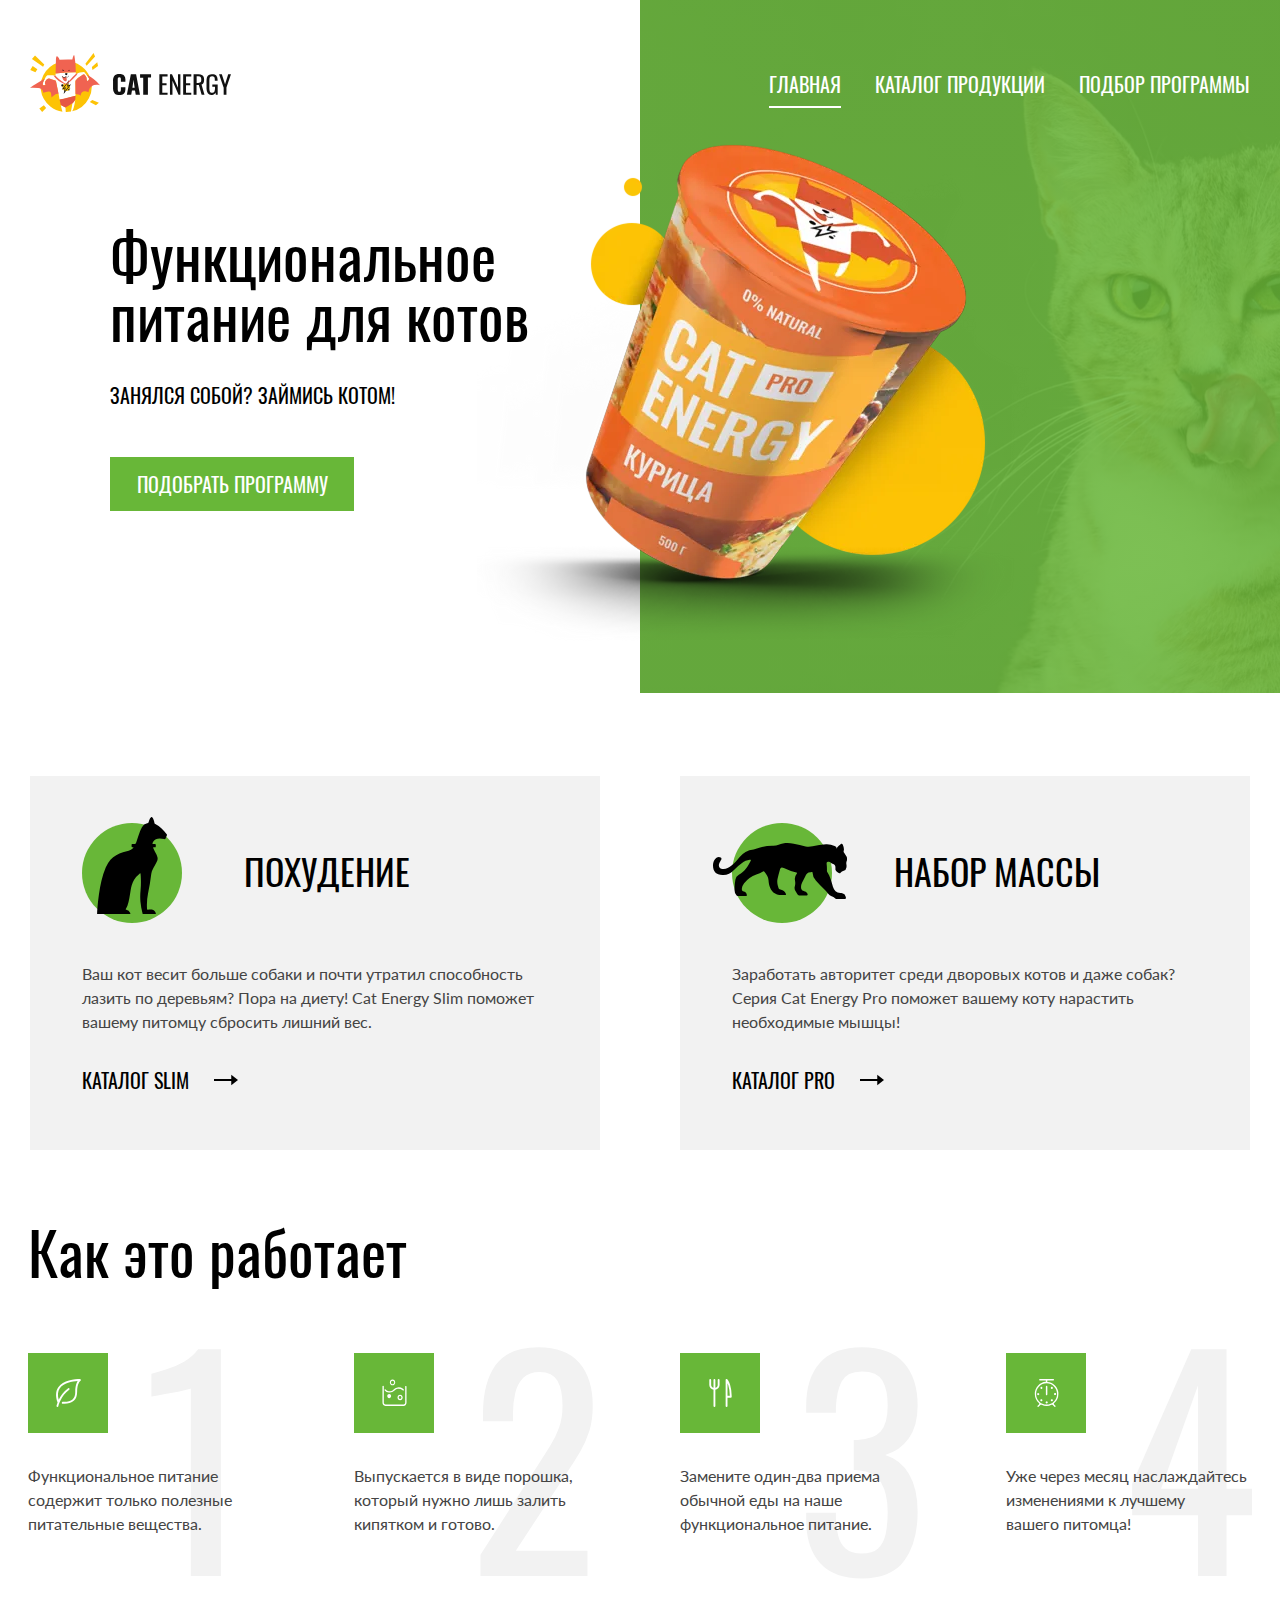
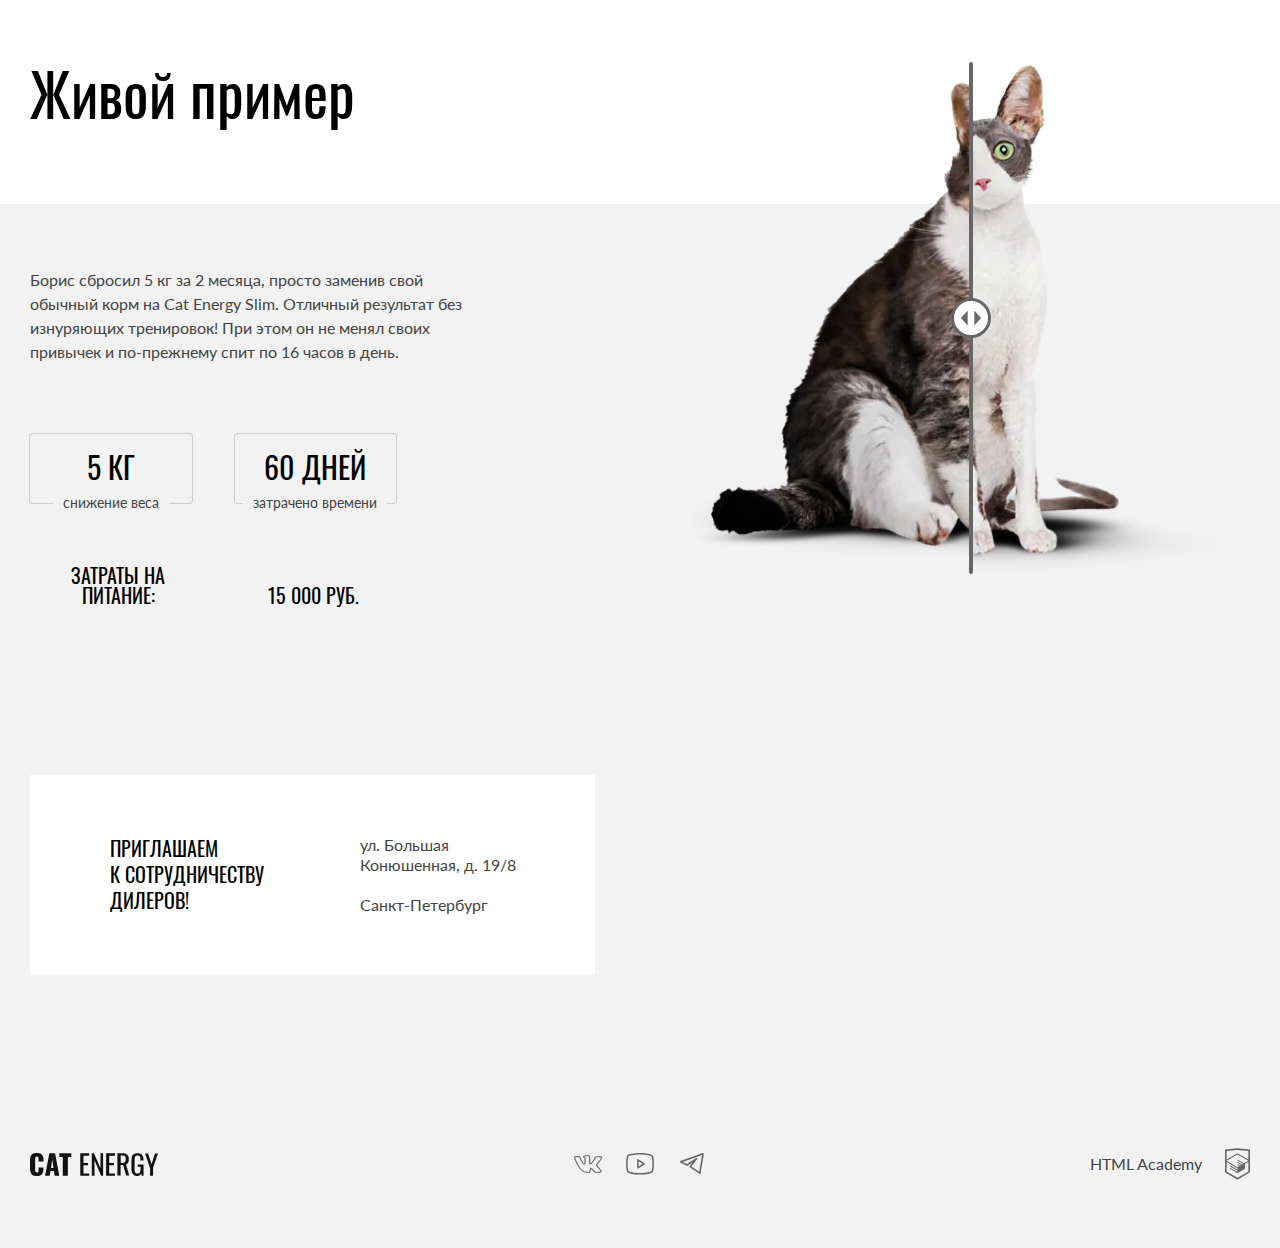
<file: index.html>
<!DOCTYPE html><html class="page" lang="ru"><head><meta charset="UTF-8"><title>Функциональное питание для котов Кэт Энерджи</title><meta name="viewport" content="width=device-width,initial-scale=1"><link rel="icon" href="favicon.ico"><link rel="icon" href="favicons/favicon.svg" type="image/svg+xml"><link rel="apple-touch-icon" href="favicons/apple_icon_180x180.png"><link rel="manifest" href="manifest.webmanifest"><link rel="stylesheet" href="styles/styles.css"><link rel="preload" href="fonts/lato/Lato-Regular.woff2" as="font" crossorigin="anonymous"><link rel="preload" href="fonts/oswald/oswaldregular.woff2" as="font" crossorigin="anonymous"><script src="scripts/index.js" defer="defer"></script></head><body class="page__body"><header class="header" data-test="header"><div class="header__wrapper"><div class="header__wrapper-logos"><a class="header__logo-image" href="index.html" aria-current="page"><picture><source media="(min-width: 1280px)" width="70" height="59" type="image/svg+xml" srcset="images/logo_image-desktop.svg"><source media="(min-width: 768px)" width="60" height="50" type="image/svg+xml" srcset="images/logo_image-tablet.svg"><img class="logo-image" src="images/logo_image-mobile.svg" width="33" height="38" alt="Логотип Кэт Энерджи, котик в костюме супергероя."></picture><img class="logo-text" src="images/logo_text-mobile.svg" width="101" height="18" alt="Текстовый логотип Кэт Энерджи."></a></div><nav class="navigation navigation--nojs"><button class="navigation__toggle" type="button"><span class="visually-hidden">Меню навигации</span></button><ul class="navigation__list navigation__list--index"><li class="navigation__item navigation__item--current"><a class="navigation__link" href="index.html" aria-current="page">Главная</a></li><li class="navigation__item"><a class="navigation__link" href="catalog.html">Каталог продукции</a></li><li class="navigation__item"><a class="navigation__link" href="#">Подбор программы</a></li></ul></nav></div><section class="product" data-test="hero"><div class="product__container"><div class="product__hero"><div class="product__wrapper-titles"><h1 class="product__title title title--light-version">Функциональное питание для&nbsp;котов</h1><p class="product__slogan">Занялся собой? Займись котом!</p></div><picture><source type="image/webp" media="(min-width: 1280px)" srcset="images/product_image-desktop@1x.webp, images/product_image-desktop@2x.webp 2x" width="552" height="499"><source type="image/webp" media="(min-width: 768px)" srcset="images/product_image-tablet@1x.webp, images/product_image-tablet@2x.webp 2x" width="709" height="609"><source type="image/webp" srcset="images/product_image-mobile@1x.webp, images/product_image-mobile@2x.webp 2x" width="280" height="270"><source media="(min-width: 1280px)" width="552" height="499" type="image/png" srcset="images/product_image-desktop@1x.png, images/product_image-desktop@2x.png 2x"><source media="(min-width: 768px)" width="709" height="609" type="image/png" srcset="images/product_image-tablet@1x.png, images/product_image-tablet@2x.png 2x"><img class="product__image" src="images/product_image-mobile@1x.png" srcset="images/product_image-mobile@2x.png 2x" alt="Баночка корма Кэт Энерджи со вкусом курицы." width="280" height="270" loading="lazy"></picture><a class="product__button button" href="#">Подобрать программу</a></div></div></section></header><main class="main-container"><section class="programs" data-test="programs"><h2 class="visually-hidden">Выбор программы питания</h2><ul class="programs__list"><li class="programs__item programs__item--slim"><h3 class="programs__title">Похудение</h3><p class="programs__description">Ваш кот весит больше собаки и почти утратил способность лазить по деревьям? Пора на диету! Cat Energy Slim поможет вашему питомцу сбросить лишний вес.</p><a class="programs__link" href="#">Каталог Slim</a></li><li class="programs__item programs__item--pro"><h3 class="programs__title">Набор массы</h3><p class="programs__description">Заработать авторитет среди дворовых котов и даже собак? Серия Cat Energy Pro поможет вашему коту нарастить необходимые мышцы!</p><a class="programs__link" href="#">Каталог Pro</a></li></ul></section><section class="guideline" data-test="features"><div class="guideline__container"><h2 class="guideline__title title">Как это работает</h2><ol class="guideline__list"><li class="guideline__item"><p class="guideline__description guideline__description--nutricion">Функциональное питание содержит только полезные питательные вещества.</p></li><li class="guideline__item"><p class="guideline__description guideline__description--powder">Выпускается в виде порошка, который нужно лишь залить кипятком и готово.</p></li><li class="guideline__item"><p class="guideline__description guideline__description--meal">Замените один-два приема обычной еды на наше функциональное питание.</p></li><li class="guideline__item"><p class="guideline__description guideline__description--changes">Уже через месяц наслаждайтесь изменениями к лучшему вашего&nbsp;питомца!</p></li></ol></div></section><section class="example" data-test="proof"><div class="example__container"><h2 class="example__title title">Живой пример</h2><p class="example__description">Борис сбросил 5&nbsp;кг за 2 месяца, просто заменив свой обычный корм на Cat Energy Slim. Отличный результат без изнуряющих тренировок! При этом он не менял своих привычек и по-прежнему спит по 16 часов в день.</p><div class="example__info-container"><dl class="example__stats"><div class="example__weight"><dt class="example__quantity">5&nbsp;кг</dt><dd class="example__content">снижение веса</dd></div><div class="example__days"><dt class="example__quantity">60 дней</dt><dd class="example__content">затрачено времени</dd></div></dl><p class="example__expenses"><span class="example__expenses-price">Затраты на питание:</span> <span class="example__expenses-price">15 000&nbsp;руб.</span></p></div><!-- Слайдер --><div class="example__slider slider"><picture><source type="image/webp" media="(min-width: 768px)" srcset="images/cat_fat-tablet@1x.webp, images/cat_fat-tablet@2x.webp 2x" width="560" height="512"><source type="image/webp" srcset="images/cat_fat-mobile@1x.webp, images/cat_fat-mobile@2x.webp 2x" width="280" height="256"><source media="(min-width: 768px)" type="image/png" srcset="images/cat_fat-tablet@1x.png, images/cat_fat-tablet@2x.png 2x" width="560" height="512"><img class="slider__cat slider__cat--fat" src="images/cat_fat-mobile@1x.png" srcset="images/cat_fat-mobile@2x.png 2x" alt="Сравнение кота до и после программы: до — толстый котик." width="280" height="256" loading="lazy"></picture><div class="slider__curtain"><button class="slider__button" type="button"><span class="visually-hidden">Сравнить фото котика до и после</span></button></div><picture><source type="image/webp" media="(min-width: 768px)" srcset="images/cat_slim-tablet@1x.webp, images/cat_slim-tablet@2x.webp 2x" width="560" height="512"><source type="image/webp" srcset="images/cat_slim-mobile@1x.webp, images/cat_slim-mobile@2x.webp 2x" width="280" height="256"><source media="(min-width: 768px)" type="image/png" srcset="images/cat_slim-tablet@1x.png, images/cat_slim-tablet@2x.png 2x" width="560" height="512"><img class="slider__cat slider__cat--slim" src="images/cat_slim-mobile@1x.png" srcset="images/cat_slim-mobile@2x.png 2x" alt="Сравнение кота до и после программы: после — стройный котик." width="280" height="256" loading="lazy"></picture></div></div></section></main><footer class="footer"><section class="footer__address" data-test="contacts"><h2 class="visually-hidden">Как нас найти</h2><div class="footer__address-container address-container"><p class="address-container__subtitle">Приглашаем к&nbsp;сотрудничеству дилеров!</p><address class="address-container__address"><p>ул. Большая Конюшенная, д. 19/8</p><p>Санкт-Петербург</p></address></div><iframe class="footer__address-map" src="https://yandex.ru/map-widget/v1/?um=constructor%3A66848ce0e5aceace666dfd85cb633a1aa9a64a6d6300bea1006ec971a5ddaec9&amp;source=constructor" width="320" height="362" loading="lazy"></iframe><picture><source type="image/webp" media="(min-width: 1280px)" srcset="images/map-desktop@1x.webp, images/map-desktop@2x.webp 2x" width="1440" height="400"><source type="image/webp" media="(min-width: 768px)" srcset="images/map-tablet@1x.webp, images/map-tablet@2x.webp 2x" width="768" height="400"><source type="image/webp" srcset="images/map-mobile@1x.webp, images/map-mobile@2x.webp 2x" width="320" height="362"><source media="(min-width: 1280px)" srcset="images/map-desktop@1x.png, images/map-desktop@2x.png 2x" type="image/png" width="1440" height="400"><source media="(min-width: 768px)" srcset="images/map-tablet@1x.png, images/map-tablet@2x.png 2x" type="image/png" width="768" height="400"><img class="footer__map-picture" src="images/map-mobile@1x.png" srcset="images/map-mobile@2x.png 2x" alt="Карта с адресом офиса." width="320" height="362" loading="lazy"></picture></section><div class="footer__container" data-test="footer"><a class="footer__link" href="index.html" aria-current="page"><img class="logo-text logo-text--footer" src="images/logo_text-mobile.svg" width="128" height="24" alt="Текстовый логотип Кэт Энерджи."></a><section class="footer__socials socials"><h2 class="visually-hidden">Мы в социальных сетях</h2><ul class="socials__list"><li class="socials__item"><a class="socials__link socials__link--vkontakte" href="https://vk.com/htmlacademy"><span class="visually-hidden">Вконтакте</span></a></li><li class="socials__item"><a class="socials__link socials__link--youtube" href="https://www.youtube.com/user/htmlacademyru"><span class="visually-hidden">Ютуб</span></a></li><li class="socials__item"><a class="socials__link socials__link--telegram" href="https://t.me/htmlacademy"><span class="visually-hidden">Телеграм</span></a></li></ul></section><a class="footer__developer developer-logo" href="https://htmlacademy.ru/intensive/adaptive"><span class="developer-logo__text">HTML Academy</span> <span class="visually-hidden">Логотип компании-разработчика</span></a></div></footer><script src="scripts/index.js"></script></body></html>
</file>
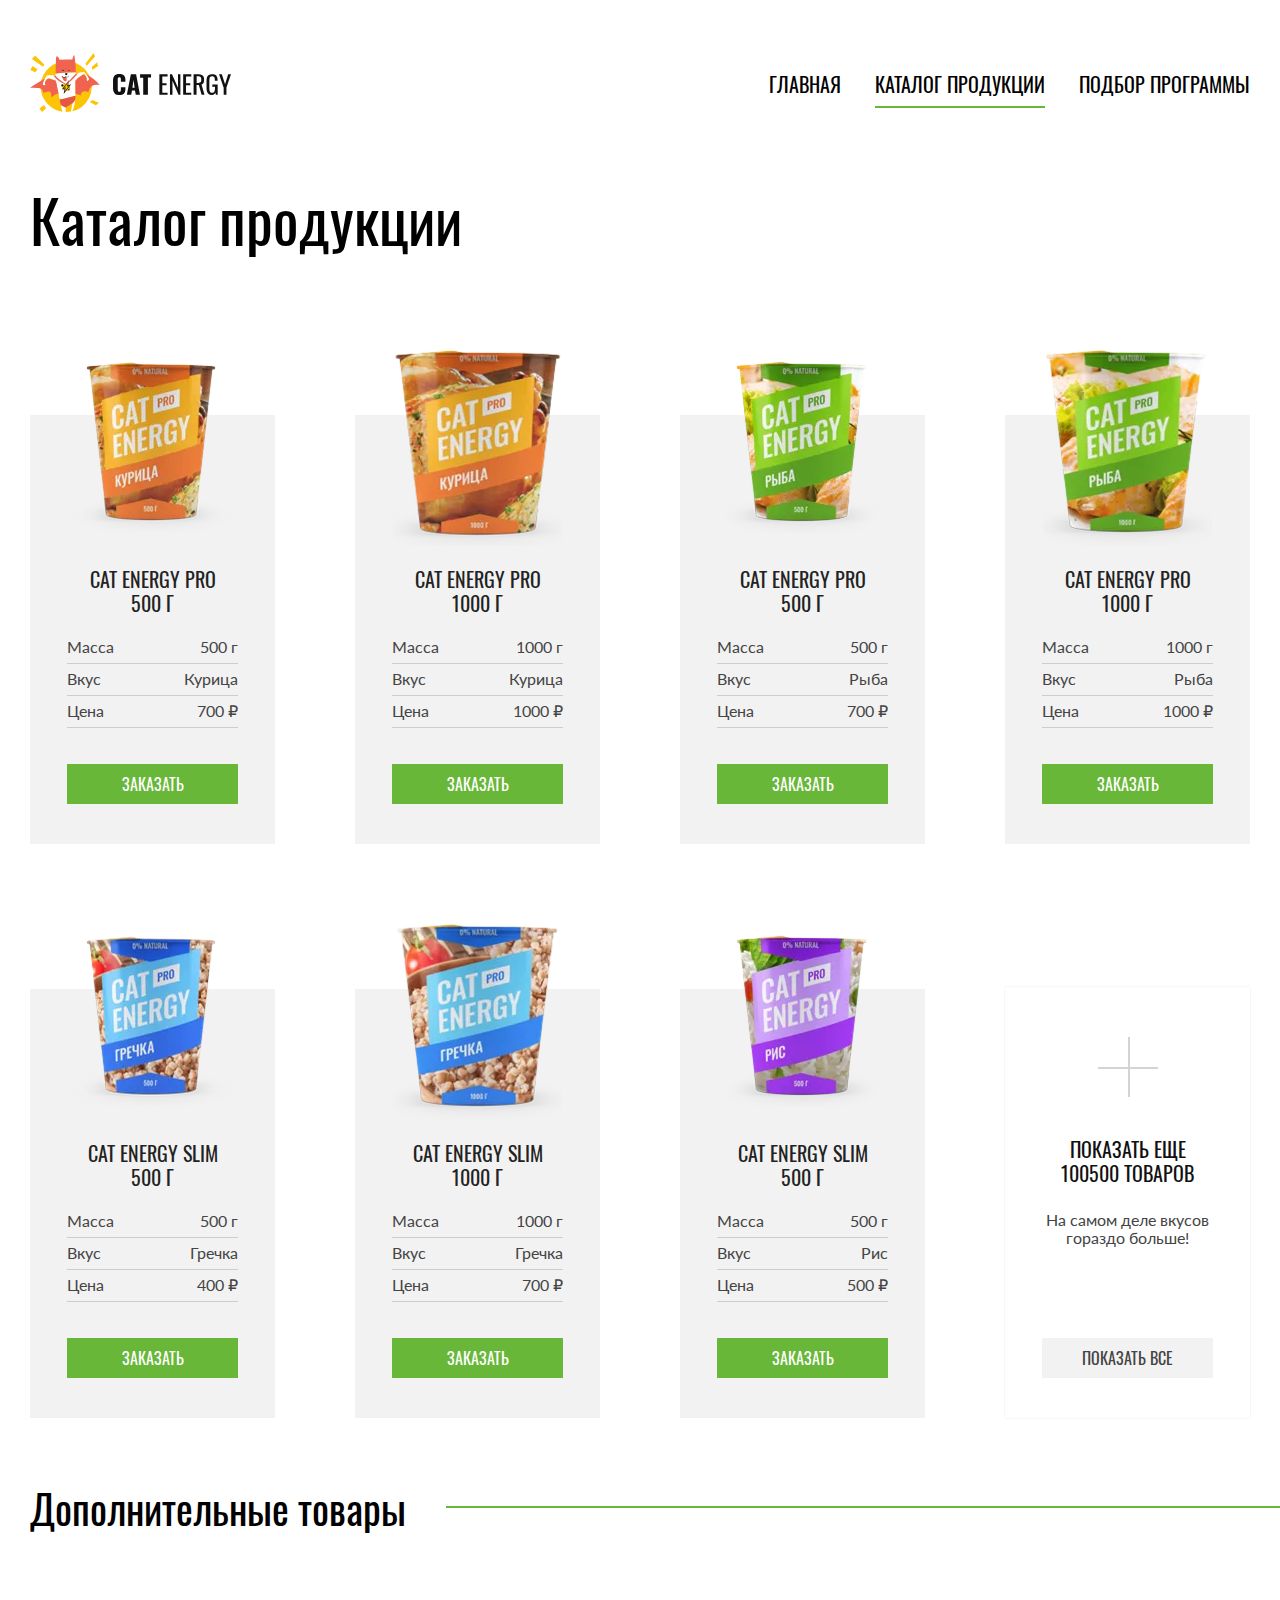
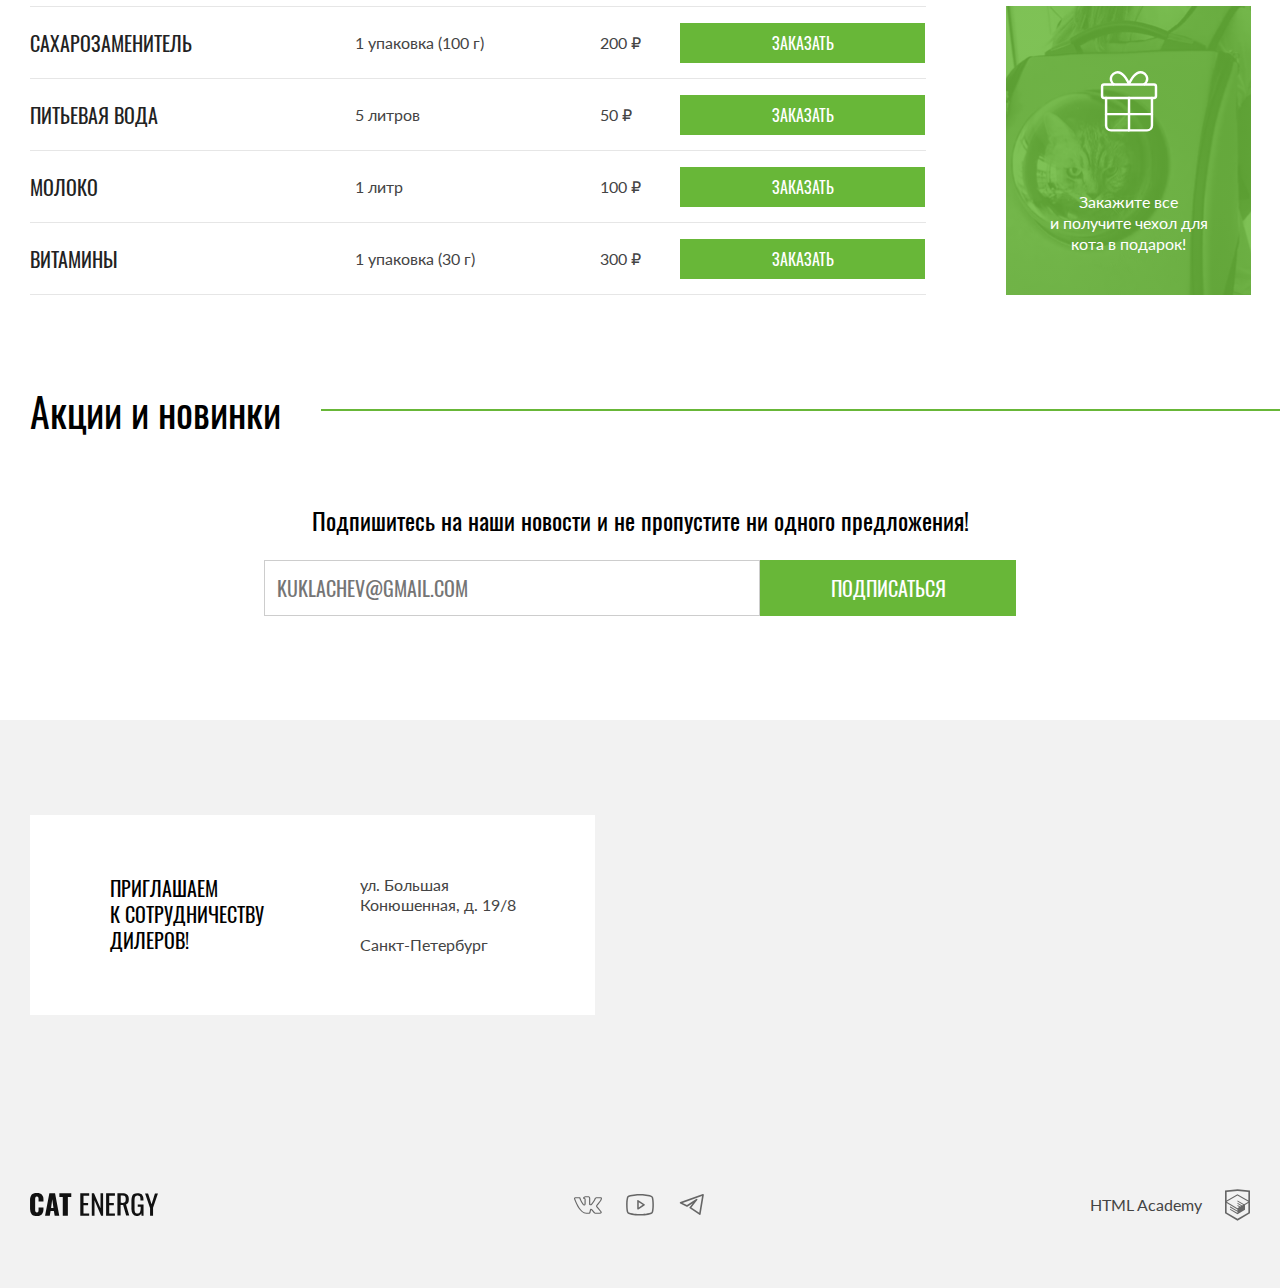
<file: catalog.html>
<!DOCTYPE html><html class="page" lang="ru"><head><meta charset="UTF-8"><title>Функциональное питание для котов Кэт Энерджи</title><meta name="viewport" content="width=device-width,initial-scale=1"><link rel="icon" href="favicon.ico"><link rel="icon" href="favicons/favicon.svg" type="image/svg+xml"><link rel="apple-touch-icon" href="favicons/apple_icon_180x180.png"><link rel="manifest" href="manifest.webmanifest"><link rel="stylesheet" href="styles/styles.css"><link rel="preload" href="fonts/lato/Lato-Regular.woff2" as="font" crossorigin="anonymous"><link rel="preload" href="fonts/oswald/oswaldregular.woff2" as="font" crossorigin="anonymous"><script src="scripts/index.js" defer="defer"></script></head><body class="page__body"><header class="header header--catalog" data-test="header"><div class="header__wrapper"><div class="header__wrapper-logos"><a class="header__logo-image" href="index.html"><picture><source media="(min-width: 1280px)" width="70" height="59" type="image/svg+xml" srcset="images/logo_image-desktop.svg"><source media="(min-width: 768px)" width="60" height="50" type="image/svg+xml" srcset="images/logo_image-tablet.svg"><img class="logo-image" src="images/logo_image-mobile.svg" width="33" height="38" alt="Логотип Кэт Энерджи, котик в костюме супергероя."></picture><img class="logo-text" src="images/logo_text-mobile.svg" width="101" height="18" alt="Текстовый логотип Кэт Энерджи."></a></div><nav class="navigation navigation--nojs"><button class="navigation__toggle" type="button"><span class="visually-hidden">Меню навигации</span></button><ul class="navigation__list navigation__list--catalog"><li class="navigation__item"><a class="navigation__link" href="index.html">Главная</a></li><li class="navigation__item navigation__item--current"><a class="navigation__link" href="catalog.html" aria-current="page">Каталог продукции</a></li><li class="navigation__item"><a class="navigation__link" href="#">Подбор программы</a></li></ul></nav></div></header><main class="catalog-container"><section class="catalog" data-test="catalog"><div class="catalog__wrapper"><h1 class="catalog__title title">Каталог продукции</h1><ul class="catalog__list"><li class="catalog__item card"><a class="card__link-image" href="#" tabindex="-1"><picture><source type="image/webp" media="(min-width: 1280px)" srcset="images/catalog/card_chicken-desktop@1x.webp, images/catalog/card_chicken-desktop@2x.webp 2x" width="169" height="210"><source type="image/webp" media="(min-width: 768px)" srcset="images/catalog/card_chicken-tablet@1x.webp, images/catalog/card_chicken-tablet@2x.webp 2x" width="200" height="210"><source type="image/webp" srcset="images/catalog/card_chicken-mobile@1x.webp, images/catalog/card_chicken-mobile@2x.webp 2x" width="140" height="107"><source type="image/png" media="(min-width: 1280px)" srcset="images/catalog/card_chicken-desktop@1x.png, images/catalog/card_chicken-desktop@2x.png 2x" width="169" height="210"><source type="image/png" media="(min-width: 768px)" srcset="images/catalog/card_chicken-tablet@1x.png, images/catalog/card_chicken-tablet@2x.png 2x" width="200" height="210"><img class="card__image" src="images/catalog/card_chicken-mobile@1x.png" srcset="images/catalog/card_chicken-mobile@2x.png 2x" alt="Cat Energy PRO 500 г" width="140" height="107" loading="lazy"></picture></a><div class="card__content"><a class="card__link-title" href="#" tabindex="-1"><h2 class="card__title">Cat Energy PRO 500&nbsp;г</h2></a><dl class="card__info"><dt class="card__info-content">Масса</dt><dd class="card__info-value">500&nbsp;г</dd></dl><dl class="card__info"><dt class="card__info-content">Вкус</dt><dd class="card__info-value">Курица</dd></dl><dl class="card__info"><dt class="card__info-content">Цена</dt><dd class="card__info-value">700&nbsp;₽</dd></dl></div><button class="card__button button" type="button">Заказать</button></li><li class="catalog__item card"><a class="card__link-image" href="#" tabindex="-1"><picture><source type="image/webp" media="(min-width: 1280px)" srcset="images/catalog/card_chicken_big-desktop@1x.webp, images/catalog/card_chicken_big-desktop@2x.webp 2x" width="169" height="210"><source type="image/webp" media="(min-width: 768px)" srcset="images/catalog/card_chicken_big-tablet@1x.webp, images/catalog/card_chicken_big-tablet@2x.webp 2x" width="200" height="210"><source type="image/webp" srcset="images/catalog/card_chicken_big-mobile@1x.webp, images/catalog/card_chicken_big-mobile@2x.webp 2x" width="140" height="107"><source type="image/png" media="(min-width: 1280px)" srcset="images/catalog/card_chicken_big-desktop@1x.png, images/catalog/card_chicken_big-desktop@2x.png 2x" width="169" height="210"><source type="image/png" media="(min-width: 768px)" srcset="images/catalog/card_chicken_big-tablet@1x.png, images/catalog/card_chicken_big-tablet@2x.png 2x" width="200" height="210"><img class="card__image" src="images/catalog/card_chicken_big-mobile@1x.png" srcset="images/catalog/card_chicken_big-mobile@2x.png 2x" alt="Cat Energy PRO 1000 г" width="140" height="107" loading="lazy"></picture></a><div class="card__content"><a class="card__link-title" href="#" tabindex="-1"><h2 class="card__title">Cat Energy PRO 1000&nbsp;г</h2></a><dl class="card__info"><dt class="card__info-content">Масса</dt><dd class="card__info-value">1000&nbsp;г</dd></dl><dl class="card__info"><dt class="card__info-content">Вкус</dt><dd class="card__info-value">Курица</dd></dl><dl class="card__info"><dt class="card__info-content">Цена</dt><dd class="card__info-value">1000&nbsp;₽</dd></dl></div><button class="card__button button" type="button">Заказать</button></li><li class="catalog__item card"><a class="card__link-image" href="#" tabindex="-1"><picture><source type="image/webp" media="(min-width: 1280px)" srcset="images/catalog/card_fish-desktop@1x.webp, images/catalog/card_fish-desktop@2x.webp 2x" width="169" height="210"><source type="image/webp" media="(min-width: 768px)" srcset="images/catalog/card_fish-tablet@1x.webp, images/catalog/card_fish-tablet@2x.webp 2x" width="200" height="210"><source type="image/webp" srcset="images/catalog/card_fish-mobile@1x.webp, images/catalog/card_fish-mobile@2x.webp 2x" width="140" height="107"><source type="image/png" media="(min-width: 1280px)" srcset="images/catalog/card_fish-desktop@1x.png, images/catalog/card_fish-desktop@2x.png 2x" width="169" height="210"><source type="image/png" media="(min-width: 768px)" srcset="images/catalog/card_fish-tablet@1x.png, images/catalog/card_fish-tablet@2x.png 2x" width="200" height="210"><img class="card__image" src="images/catalog/card_fish-mobile@1x.png" srcset="images/catalog/card_fish-mobile@2x.png 2x" alt="Cat Energy PRO 500 г" width="140" height="107" loading="lazy"></picture></a><div class="card__content"><a class="card__link-title" href="#" tabindex="-1"><h2 class="card__title">Cat Energy PRO 500&nbsp;г</h2></a><dl class="card__info"><dt class="card__info-content">Масса</dt><dd class="card__info-value">500&nbsp;г</dd></dl><dl class="card__info"><dt class="card__info-content">Вкус</dt><dd class="card__info-value">Рыба</dd></dl><dl class="card__info"><dt class="card__info-content">Цена</dt><dd class="card__info-value">700&nbsp;₽</dd></dl></div><button class="card__button button" type="button">Заказать</button></li><li class="catalog__item card"><a class="card__link-image" href="#" tabindex="-1"><picture><source type="image/webp" media="(min-width: 1280px)" srcset="images/catalog/card_fish_big-desktop@1x.webp, images/catalog/card_fish_big-desktop@2x.webp 2x" width="169" height="210"><source type="image/webp" media="(min-width: 768px)" srcset="images/catalog/card_fish_big-tablet@1x.webp, images/catalog/card_fish_big-tablet@2x.webp 2x" width="200" height="210"><source type="image/webp" srcset="images/catalog/card_fish_big-mobile@1x.webp, images/catalog/card_fish_big-mobile@2x.webp 2x" width="140" height="107"><source type="image/png" media="(min-width: 1280px)" srcset="images/catalog/card_fish_big-desktop@1x.png, images/catalog/card_fish_big-desktop@2x.png 2x" width="169" height="210"><source type="image/png" media="(min-width: 768px)" srcset="images/catalog/card_fish_big-tablet@1x.png, images/catalog/card_fish_big-tablet@2x.png 2x" width="200" height="210"><img class="card__image" src="images/catalog/card_fish_big-mobile@1x.png" srcset="images/catalog/card_fish_big-mobile@2x.png 2x" alt="Cat Energy PRO 1000 г" width="140" height="107" loading="lazy"></picture></a><div class="card__content"><a class="card__link-title" href="#" tabindex="-1"><h2 class="card__title">Cat Energy PRO 1000&nbsp;г</h2></a><dl class="card__info"><dt class="card__info-content">Масса</dt><dd class="card__info-value">1000&nbsp;г</dd></dl><dl class="card__info"><dt class="card__info-content">Вкус</dt><dd class="card__info-value">Рыба</dd></dl><dl class="card__info"><dt class="card__info-content">Цена</dt><dd class="card__info-value">1000&nbsp;₽</dd></dl></div><button class="card__button button" type="button">Заказать</button></li><li class="catalog__item card"><a class="card__link-image" href="#" tabindex="-1"><picture><source type="image/webp" media="(min-width: 1280px)" srcset="images/catalog/card_buckwheat-desktop@1x.webp, images/catalog/card_buckwheat-desktop@2x.webp 2x" width="169" height="210"><source type="image/webp" media="(min-width: 768px)" srcset="images/catalog/card_buckwheat-tablet@1x.webp, images/catalog/card_buckwheat-tablet@2x.webp 2x" width="200" height="210"><source type="image/webp" srcset="images/catalog/card_buckwheat-mobile@1x.webp, images/catalog/card_buckwheat-mobile@2x.webp 2x" width="140" height="107"><source type="image/png" media="(min-width: 1280px)" srcset="images/catalog/card_buckwheat-desktop@1x.png, images/catalog/card_buckwheat-desktop@2x.png 2x" width="169" height="210"><source type="image/png" media="(min-width: 768px)" srcset="images/catalog/card_buckwheat-tablet@1x.png, images/catalog/card_buckwheat-tablet@2x.png 2x" width="200" height="210"><img class="card__image" src="images/catalog/card_buckwheat-mobile@1x.png" srcset="images/catalog/card_buckwheat-mobile@2x.png 2x" alt="Cat Energy Slim 500 г" width="140" height="107" loading="lazy"></picture></a><div class="card__content"><a class="card__link-title" href="#" tabindex="-1"><h2 class="card__title">Cat Energy SLIM 500&nbsp;г</h2></a><dl class="card__info"><dt class="card__info-content">Масса</dt><dd class="card__info-value">500&nbsp;г</dd></dl><dl class="card__info"><dt class="card__info-content">Вкус</dt><dd class="card__info-value">Гречка</dd></dl><dl class="card__info"><dt class="card__info-content">Цена</dt><dd class="card__info-value">400&nbsp;₽</dd></dl></div><button class="card__button button" type="button">Заказать</button></li><li class="catalog__item card"><a class="card__link-image" href="#" tabindex="-1"><picture><source type="image/webp" media="(min-width: 1280px)" srcset="images/catalog/card_buckwheat_big-desktop@1x.webp, images/catalog/card_buckwheat_big-desktop@2x.webp 2x" width="169" height="210"><source type="image/webp" media="(min-width: 768px)" srcset="images/catalog/card_buckwheat_big-tablet@1x.webp, images/catalog/card_buckwheat_big-tablet@2x.webp 2x" width="200" height="210"><source type="image/webp" srcset="images/catalog/card_buckwheat_big-mobile@1x.webp, images/catalog/card_buckwheat_big-mobile@2x.webp 2x" width="140" height="107"><source type="image/png" media="(min-width: 1280px)" srcset="images/catalog/card_buckwheat_big-desktop@1x.png, images/catalog/card_buckwheat_big-desktop@2x.png 2x" width="169" height="210"><source type="image/png" media="(min-width: 768px)" srcset="images/catalog/card_buckwheat_big-tablet@1x.png, images/catalog/card_buckwheat_big-tablet@2x.png 2x" width="200" height="210"><img class="card__image" src="images/catalog/card_buckwheat_big-mobile@1x.png" srcset="images/catalog/card_buckwheat_big-mobile@2x.png 2x" alt="Cat Energy Slim 1000 г" width="140" height="107" loading="lazy"></picture></a><div class="card__content"><a class="card__link-title" href="#" tabindex="-1"><h2 class="card__title">Cat Energy SLIM 1000&nbsp;г</h2></a><dl class="card__info"><dt class="card__info-content">Масса</dt><dd class="card__info-value">1000&nbsp;г</dd></dl><dl class="card__info"><dt class="card__info-content">Вкус</dt><dd class="card__info-value">Гречка</dd></dl><dl class="card__info"><dt class="card__info-content">Цена</dt><dd class="card__info-value">700&nbsp;₽</dd></dl></div><button class="card__button button" type="button">Заказать</button></li><li class="catalog__item card"><a class="card__link-image" href="#" tabindex="-1"><picture><source type="image/webp" media="(min-width: 1280px)" srcset="images/catalog/card_rice-desktop@1x.webp, images/catalog/card_rice-desktop@2x.webp 2x" width="169" height="210"><source type="image/webp" media="(min-width: 768px)" srcset="images/catalog/card_rice-tablet@1x.webp, images/catalog/card_rice-tablet@2x.webp 2x" width="200" height="210"><source type="image/webp" srcset="images/catalog/card_rice-mobile@1x.webp, images/catalog/card_rice-mobile@2x.webp 2x" width="140" height="107"><source type="image/png" media="(min-width: 1280px)" srcset="images/catalog/card_rice-desktop@1x.png, images/catalog/card_rice-desktop@2x.png 2x" width="169" height="210"><source type="image/png" media="(min-width: 768px)" srcset="images/catalog/card_rice-tablet@1x.png, images/catalog/card_rice-tablet@2x.png 2x" width="200" height="210"><img class="card__image" src="images/catalog/card_rice-mobile@1x.png" srcset="images/catalog/card_rice-mobile@2x.png 2x" alt="Cat Energy Slim 500 г" width="140" height="107" loading="lazy"></picture></a><div class="card__content"><a class="card__link-title" href="#" tabindex="-1"><h2 class="card__title">Cat Energy SLIM 500&nbsp;г</h2></a><dl class="card__info"><dt class="card__info-content">Масса</dt><dd class="card__info-value">500&nbsp;г</dd></dl><dl class="card__info"><dt class="card__info-content">Вкус</dt><dd class="card__info-value">Рис</dd></dl><dl class="card__info"><dt class="card__info-content">Цена</dt><dd class="card__info-value">500&nbsp;₽</dd></dl></div><button class="card__button button" type="button">Заказать</button></li><li class="catalog__item card card-more"><div class="card-more__wrapper"><a class="card__link-title" href="#" tabindex="-1"><h2 class="card-more__title">Показать еще 100500 товаров</h2></a><p class="card-more__subtitle">На самом деле вкусов гораздо больше!</p></div><button class="card-more__button button button--secondary" type="button">Показать все</button></li></ul></div><div class="catalog__additions additions" data-test="additional"><h2 class="additions__title title title--small">Дополнительные товары</h2><ul class="additions__list"><li class="additions__item"><h3 class="additions__subtitle">Сахарозаменитель</h3><dl class="additions__info"><dt class="visually-hidden">Объем/вес</dt><dd class="additions__info-value">1 упаковка (100&nbsp;г)</dd><dt class="visually-hidden">Цена</dt><dd class="additions__info-price">200&nbsp;₽</dd></dl><button class="additions__button button" type="button">Заказать</button></li><li class="additions__item"><h3 class="additions__subtitle">Питьевая вода</h3><dl class="additions__info"><dt class="visually-hidden">Объем/вес</dt><dd class="additions__info-value">5 литров</dd><dt class="visually-hidden">Цена</dt><dd class="additions__info-price">50&nbsp;₽</dd></dl><button class="additions__button button" type="button">Заказать</button></li><li class="additions__item"><h3 class="additions__subtitle">Молоко</h3><dl class="additions__info"><dt class="visually-hidden">Объем/вес</dt><dd class="additions__info-value">1 литр</dd><dt class="visually-hidden">Цена</dt><dd class="additions__info-price">100&nbsp;₽</dd></dl><button class="additions__button button" type="button">Заказать</button></li><li class="additions__item"><h3 class="additions__subtitle">Витамины</h3><dl class="additions__info"><dt class="visually-hidden">Объем/вес</dt><dd class="additions__info-value">1 упаковка (30 г)</dd><dt class="visually-hidden">Цена</dt><dd class="additions__info-price">300&nbsp;₽</dd></dl><button class="additions__button button" type="button">Заказать</button></li></ul><div class="additions__gift gift"><p class="gift__subtitle">Закажите все и&nbsp;получите чехол для кота в подарок!</p></div></div></section><section class="subscribe" data-test="subscribe"><div class="subscribe__wrapper"><h2 class="subscribe__title title title--small">Акции и новинки</h2><b class="subscribe__subtitle">Подпишитесь на наши новости и не пропустите ни одного предложения!</b><form class="subscribe__form form" action="https://echo.htmlacademy.ru" method="post"><label class="visually-hidden" for="subscribe-email"></label> <input class="form__input" type="email" name="email-subscriber" id="subscribe-email" placeholder="kuklachev@gmail.com" required> <button class="form__button button" type="submit">Подписаться</button></form></div></section></main><footer class="footer"><section class="footer__address footer__address--catalog" data-test="contacts"><h2 class="visually-hidden">Как нас найти</h2><div class="footer__address-container address-container"><p class="address-container__subtitle">Приглашаем к&nbsp;сотрудничеству дилеров!</p><address class="address-container__address"><p>ул. Большая Конюшенная, д. 19/8</p><p>Санкт-Петербург</p></address></div><iframe class="footer__address-map" src="https://yandex.ru/map-widget/v1/?um=constructor%3A66848ce0e5aceace666dfd85cb633a1aa9a64a6d6300bea1006ec971a5ddaec9&amp;source=constructor" width="320" height="362" loading="lazy"></iframe><picture><source type="image/webp" media="(min-width: 1280px)" srcset="images/map-desktop@1x.webp, images/map-desktop@2x.webp 2x" width="1440" height="400"><source type="image/webp" media="(min-width: 768px)" srcset="images/map-tablet@1x.webp, images/map-tablet@2x.webp 2x" width="768" height="400"><source type="image/webp" srcset="images/map-mobile@1x.webp, images/map-mobile@2x.webp 2x" width="320" height="362"><source media="(min-width: 1280px)" srcset="images/map-desktop@1x.png, images/map-desktop@2x.png 2x" type="image/png" width="1440" height="400"><source media="(min-width: 768px)" srcset="images/map-tablet@1x.png, images/map-tablet@2x.png 2x" type="image/png" width="768" height="400"><img class="footer__map-picture" src="images/map-mobile@1x.png" srcset="images/map-mobile@2x.png 2x" alt="Карта с адресом офиса." width="320" height="362" loading="lazy"></picture></section><div class="footer__container" data-test="footer"><a class="footer__link" href="index.html"><img class="logo-text logo-text--footer" src="images/logo_text-mobile.svg" width="101" height="18" alt="Текстовый логотип Кэт Энерджи."></a><section class="footer__socials socials"><h2 class="visually-hidden">Мы в социальных сетях</h2><ul class="socials__list"><li class="socials__item"><a class="socials__link socials__link--vkontakte" href="https://vk.com/htmlacademy"><span class="visually-hidden">Вконтакте</span></a></li><li class="socials__item"><a class="socials__link socials__link--youtube" href="https://www.youtube.com/user/htmlacademyru"><span class="visually-hidden">Ютуб</span></a></li><li class="socials__item"><a class="socials__link socials__link--telegram" href="https://t.me/htmlacademy"><span class="visually-hidden">Телеграм</span></a></li></ul></section><a class="footer__developer developer-logo" href="https://htmlacademy.ru/intensive/adaptive"><span class="developer-logo__text">HTML Academy</span> <span class="visually-hidden">Логотип компании-разработчика</span></a></div></footer><script src="scripts/index.js"></script></body></html>
</file>
<file: styles/styles.css>
:root{--primary-text-color:#444;--secondary-text-color:#000;--catalog-text-color:#222;--catalog-title-color:#111;--accent-color:#68b738;--accent-hover:#5eaa2f;--accent-light:#fff;--accent-dark:#666;--background-basic:#f2f2f2;--basic-hover:#ebebeb;--background-secondary:#eaeaea}@font-face{font-family:Lato;font-style:normal;font-weight:400;src:url(../fonts/lato/Lato-Regular.woff2)format("woff2");font-display:swap}@font-face{font-family:Oswald;font-style:normal;font-weight:400;src:url(../fonts/oswald/oswaldregular.woff2)format("woff2");font-display:swap}*,:before,:after{box-sizing:border-box}img{object-fit:contain;max-width:100%;height:auto}body{color:var(--primary-text-color,#444);font-family:Lato,Arial,sans-serif;font-size:14px;line-height:1.3}.visually-hidden{clip:rect(0 0 0 0);border:0;width:1px;height:1px;margin:-1px;padding:0;position:absolute;overflow:hidden}.button{text-transform:uppercase;color:var(--accent-light,#fff);background-color:var(--accent-color,#68b738);cursor:pointer;border-style:none;padding:10px 20px;font-family:Oswald,Arial,Helvetica,sans-serif;font-size:16px;line-height:1.25;text-decoration:none}.button:hover{background-color:var(--accent-hover,#5eaa2f)}.button:active,.button:focus{background-color:var(--accent-hover,#5eaa2f);color:#ffffff4d}.button:disabled{color:#0000004d;cursor:default;background-color:#cdcdcd}.button--secondary{color:var(--primary-text-color,#444);background-color:#f2f2f2;width:100%;padding:10px 20px}.button--secondary:hover{background-color:var(--basic-hover,#ebebeb)}.button--secondary:active,.button--secondary:focus{background-color:var(--basic-hover,#ebebeb);color:#0000004d}.button--secondary:disabled{color:#0000004d;cursor:default;background-color:#cdcdcd}.title{color:var(--secondary-text-color,#000);margin:0;font-family:Oswald,Arial,Helvetica,sans-serif;font-size:36px;font-weight:400;line-height:1.1}.title--light-version{color:#fff}@media (width>=768px){.title--light-version{color:var(--secondary-text-color,#000)}}.title--small{color:var(--secondary-text-color,#000);font-family:Oswald,Arial,Helvetica,sans-serif;font-size:24px;line-height:1}.logo-text{justify-self:center;width:101px}@media (width>=768px){.logo-text{width:101px}}@media (width>=1280px){.logo-text{width:118px}}.logo-text--footer{width:128px;height:24px;display:block}.form{flex-direction:column;display:flex}@media (width>=768px){.form{flex-direction:row}}@media (width>=1280px){.form{width:752px;margin:0 auto}}.form__input{text-transform:uppercase;color:var(--primary-text-color,inherit);border:1px solid #cdcdcd;border-radius:0;width:100%;margin-bottom:16px;padding:12px;font-family:Oswald,Arial,Helvetica,sans-serif;font-size:20px;line-height:1}.form__input:hover{background-color:var(--accent-light,#fff);border:1px solid #cdcdcd}.form__input:focus-visible{outline-offset:-2px;outline:2px solid #444}.form__input:disabled{background-color:var(--accent-light,#fff);color:#0000004d;border:1px solid #cdcdcd}.form__input:user-invalid{outline-offset:-2px;outline:2px solid #ff8282}@media (width>=768px){.form__input{margin:0}}.form__button{min-width:256px;min-height:56px;font-size:20px}.socials__list{gap:24px;margin:0;padding:0;list-style:none;display:flex}.socials__link{width:28px;height:22px;display:flex}.socials__link:before{content:"";vertical-align:middle;-webkit-mask-image:var(--icon);mask-image:var(--icon);background-color:var(--accent-dark,#666);width:28px;height:22px;display:inline-block;-webkit-mask-position:50%;mask-position:50%;-webkit-mask-repeat:no-repeat;mask-repeat:no-repeat}.socials__link:hover:before,.socials__link:focus:before{background-color:var(--accent-color,#68b738)}.socials__link:active:before{background-color:var(--accent-color,#68b738);opacity:.3}.socials__link--vkontakte{--icon:url(../icons/stack.svg#icon_vkontakte)}.socials__link--youtube{--icon:url(../icons/stack.svg#icon_youtube)}.socials__link--telegram{--icon:url(../icons/stack.svg#icon_telegram)}.developer-logo{color:var(--primary-text-color,#444);text-decoration:none}.developer-logo__text{text-align:left;justify-content:space-between;align-items:center;margin:auto 0;font-size:16px;line-height:1.25;text-decoration:none;display:flex}@media (width>=768px){.developer-logo__text{column-gap:23px}}.developer-logo__text:active{opacity:.3}.developer-logo__text:after{content:"";background-color:var(--accent-dark,#666);width:25px;height:32px;display:block;-webkit-mask-image:url(../icons/stack.svg#icon_html-academy);mask-image:url(../icons/stack.svg#icon_html-academy);-webkit-mask-position:50%;mask-position:50%;-webkit-mask-repeat:no-repeat;mask-repeat:no-repeat}.developer-logo__text:hover:after,.developer-logo__text:focus:after,.developer-logo__text:active:after{background-color:var(--accent-color,#68b738)}.page__body{grid-template-rows:auto 1fr auto;min-height:100vh;margin:0;display:grid}@media (width>=1280px){.header{position:relative}}.header__wrapper{flex-direction:column;align-items:center;margin:0 auto;display:flex;position:relative}@media (width>=768px){.header__wrapper{flex-direction:row;column-gap:13px;max-width:1280px;padding:25px 30px 0;display:flex}}@media (width>=1280px){.header__wrapper{justify-content:space-between;align-items:center;width:1220px;margin:0 auto;padding:55px 0 0;display:flex}}@media (width>=768px){.header--catalog .header__wrapper{padding:25px 30px 0}}@media (width>=1280px){.header--catalog .header__wrapper{padding:55px 0 0}}.header__wrapper-logos{width:100%;margin:0 auto;padding:13px 20px 14px}@media (width>=768px){.header__wrapper-logos{width:initial;flex-grow:1;column-gap:13px;padding:0;display:inline-flex}}@media (width>=1280px){.header__wrapper-logos{justify-content:flex-start;column-gap:14px;height:auto;margin:0}.header--catalog:before{content:none}}@media (width<=767px){.header--catalog .header__wrapper-logos{box-shadow:0 1px #e6e6e6}}.header__logo-image{grid-template-columns:1fr 120px 1fr;align-items:center;height:38px;display:grid}.header__logo-image:hover,.header__logo-image:focus{opacity:.6}.header__logo-image:active{opacity:.3}@media (width>=768px){.header__logo-image{column-gap:13px;height:50px;display:flex}}@media (width>=1280px){.header__logo-image{height:59px}}.header__logo-text{justify-self:center;width:101px;height:18px}.header__logo-text:hover,.header__logo-text:focus{opacity:.6}.header__logo-text:active{opacity:.3}@media (width>=768px){.header__logo-text{margin-right:auto}}@media (width>=1280px){.header__logo-text{width:118px;height:21px;margin:0}}.header__navigation{grid-column:1/-1;width:100%}@media (width>=768px){.header__navigation{width:495px;display:flex}}@media (width>=1280px){.header__navigation{width:100%}}.navigation--nojs{width:100%}.navigation--nojs .navigation__toggle{display:none}.navigation__toggle{cursor:pointer;background-color:#0000;background-image:url(../icons/stack.svg#icon_menu);border-style:none;width:24px;height:24px;margin:21px 20px;padding:0;position:absolute;top:0;right:0}@media (width>=768px){.navigation__toggle{display:none}}.navigation__list{text-align:center;margin:0 auto;padding:0;list-style:none}@media (width>=768px){.navigation__list{flex-wrap:wrap;justify-content:flex-end;gap:14px 34px;width:495px;margin-right:4px;display:inline-flex}}@media (width>=1280px){.navigation__list{width:600px;margin:0 0 0 auto}}@media (width<=767px){.navigation--opened{z-index:1;width:100%;display:block;position:absolute;top:100%}.navigation--opened .navigation__list{text-align:center;z-index:1;background-color:#fff;width:100%;margin:0 auto;padding:0;list-style:none;display:block;position:absolute;top:0}.navigation--closed .navigation__list{display:none}.navigation--nojs .navigation__list{display:block}.navigation--opened .navigation__toggle{z-index:2;cursor:pointer;background-color:#0000;background-image:url(../icons/stack.svg#icon_menu-close);border-style:none;width:24px;height:24px;margin:22px 20px;padding:0;position:absolute;top:-70px;right:0}}.navigation__item{padding:21px 20px 22px;box-shadow:0 -1px #e6e6e6}@media (width>=768px){.navigation__item{box-shadow:none;padding:0}.navigation__item:first-child{box-shadow:none}}.navigation__link{text-transform:uppercase;color:var(--secondary-text-color,#000);font-family:Oswald,Arial,Helvetica,sans-serif;font-size:20px;line-height:1;text-decoration:none}@media (width>=768px){.navigation__link{padding:24px 0 9px;font-size:18px;line-height:1.3;position:relative}}@media (width>=1280px){.navigation__link{color:var(--accent-light,#fff);padding:24px 0 9px;font-size:20px}}.navigation__link:hover,.navigation__link:focus{opacity:.6}.navigation__link:active{opacity:.3}@media (width>=1280px){.navigation__list--catalog{width:900px}.navigation__list--catalog .navigation__link{color:var(--secondary-text-color,#000);font-size:20px}}@media (width>=768px){.navigation__link[aria-current=page]:after{content:"";background-color:var(--accent-color,#68b738);width:100%;height:2px;position:absolute;bottom:0;right:0}}@media (width>=1280px){.navigation__list--index .navigation__link[aria-current=page]:after{content:"";background-color:var(--accent-light,#fff);width:100%;height:2px;position:absolute;bottom:0;right:0}.navigation__list--catalog a{color:var(--secondary-text-color,#000)}}.product__container{flex-direction:column;justify-content:end;display:flex}@media (width>=768px){.product__container{width:calc(100% - 60px);margin:0 auto;padding:65px 0 0}}@media (width>=1280px){.product__container{flex-direction:row;justify-content:center;width:1220px;margin:0 auto;padding:0}.product__container:before{content:"";z-index:-1;background-color:#404145;background-image:-webkit-linear-gradient(#68b738d9,#68b738d9),-webkit-image-set(url(../images/hero_background-desktop@1x.webp) 1x type("image/webp"),url(../images/hero_background-desktop@2x.webp) 2x type("image/webp"),url(../images/hero_background-desktop@1x.jpg) 1x type("image/jpg"),url(../images/hero_background-desktop@2x.jpg) 2x type("image/jpg")),-webkit-linear-gradient(90deg,#4f5055,#3f3e43);background-image:linear-gradient(#68b738d9,#68b738d9),image-set("../images/hero_background-desktop@1x.webp" 1x type("image/webp"),"../images/hero_background-desktop@2x.webp" 2x type("image/webp"),"../images/hero_background-desktop@1x.jpg" 1x type("image/jpg"),"../images/hero_background-desktop@2x.jpg" 2x type("image/jpg")),linear-gradient(90deg,#4f5055,#3f3e43);background-position:0 100%;background-repeat:no-repeat;background-size:cover;width:50%;height:100%;display:block;position:absolute;top:0;right:0}}.product__container picture{display:contents}.product__hero{display:grid;position:relative}.product__hero:before{content:"";background-color:#404145;background-image:-webkit-linear-gradient(#68b738d9,#68b738d9),-webkit-image-set(url(../images/hero_background-mobile@1x.webp) 1x type("image/webp"),url(../images/hero_background-mobile@2x.webp) 2x type("image/webp"),url(../images/hero_background-mobile@1x.jpg) 1x type("image/jpg"),url(../images/hero_background-mobile@2x.jpg) 2x type("image/jpg")),-webkit-linear-gradient(90deg,#4f5055,#3f3e43);background-image:linear-gradient(#68b738d9,#68b738d9),image-set("../images/hero_background-mobile@1x.webp" 1x type("image/webp"),"../images/hero_background-mobile@2x.webp" 2x type("image/webp"),"../images/hero_background-mobile@1x.jpg" 1x type("image/jpg"),"../images/hero_background-mobile@2x.jpg" 2x type("image/jpg")),linear-gradient(90deg,#4f5055,#3f3e43);background-position:50%;background-repeat:no-repeat;background-size:100%,contain;grid-area:1/1/4}@media (width>=768px){.product__hero:before{content:none;position:initial}.product__hero{background:0 0;margin-bottom:0;display:grid}}@media (width>=1280px){.product__hero{grid-template-rows:81px auto auto 1fr;grid-template-columns:1fr 1fr;grid-auto-flow:row;align-items:start;padding:30px 0 50px;display:grid}}.product__wrapper-titles{grid-area:1/1/2/-1}@media (width>=1280px){.product__wrapper-titles{grid-area:2/1/3/-1}}.product__title{text-align:center;grid-area:1/1/2/-1;margin:0 auto;padding:27px 20px 25px;line-height:1}@media (width>=768px){.product__title{text-align:left;width:500px;margin:0 0 40px 90px;padding:0;font-size:60px;font-weight:400;line-height:1}}@media (width>=1280px){.product__title{grid-column:1/2;margin:0 0 40px 22px}}.product__slogan{text-transform:uppercase;text-align:center;color:#fff;grid-area:2/1/3/-1;margin:0 auto 29px;font-family:Oswald,Arial,Helvetica,sans-serif;font-size:14px;line-height:1}@media (width>=768px){.product__slogan{color:var(--secondary-text-color,#000);text-align:left;margin:0 0 50px 90px;font-size:20px}}@media (width>=1280px){.product__slogan{grid-column:1/2;margin:0 0 52px 22px}}.product__image{grid-area:3/1/5/-1;margin:0 auto;display:block}@media (width>=768px){.product__image{z-index:-1;order:1;height:609px;margin-bottom:-84px;position:relative;top:-84px}}@media (width>=1280px){.product__image{z-index:0;object-fit:cover;order:0;grid-area:1/2/-1/-1;height:499px;margin:0;position:relative;top:0;left:-163px}}.product__button{text-align:center;width:calc(100% - 40px);margin:0 auto}@media (width>=768px){.product__button{grid-row:2/3;width:244px;min-height:54px;margin:0 0 0 90px;padding:14px 26px;font-size:20px;line-height:1.3}}@media (width>=1280px){.product__button{grid-area:3/1/auto/2;margin:0 0 0 22px}}.programs__list{margin:0 auto;padding:23px 20px 0;list-style:none}@media (width>=768px){.programs__list{flex-flow:column wrap;row-gap:30px;padding:0 30px;display:flex}}@media (width>=1280px){.programs__list{flex-direction:row;gap:30px 80px;width:1220px;margin:0 auto;padding:83px 0 71px}}.programs__item{background-color:var(--background-basic,#f2f2f2);margin-bottom:20px;padding:30px 20px 21px;position:relative}@media (width>=768px){.programs__item{grid-template-columns:1fr 260px;margin-bottom:0;padding:78px 53px 55px;display:grid}}@media (width>=1280px){.programs__item{width:570px;min-height:374px;margin-bottom:0;padding:77px 52px 55px}}.programs__item--slim:before{content:"";background-color:var(--accent-color,#68b738);border-radius:50%;width:50px;height:50px;position:absolute;top:24px}@media (width>=768px){.programs__item--slim:before{width:200px;height:200px;top:90px;right:63px}}@media (width>=1280px){.programs__item--slim:before{border-radius:50%;width:100px;height:100px;top:47px;left:52px}}.programs__item--slim:after{content:"";background-image:url(../icons/stack.svg#icon_cat-slim);background-position:50%;background-repeat:no-repeat;width:36px;height:50px;display:inline-block;position:absolute;top:21px;left:27px}@media (width>=768px){.programs__item--slim:after{top:80px;right:93px;left:initial;width:140px;height:194px}}@media (width>=1280px){.programs__item--slim:after{width:70px;height:97px;top:41px;left:67px}}.programs__item--pro:before{content:"";background-color:var(--accent-color,#68b738);border-radius:50%;width:50px;height:50px;position:absolute;top:25px}@media (width>=768px){.programs__item--pro:before{width:200px;height:200px;position:absolute;top:91px;right:63px}}@media (width>=1280px){.programs__item--pro:before{border-radius:50%;width:100px;height:100px;top:47px;left:52px}}.programs__item--pro:after{content:"";background-image:url(../icons/stack.svg#icon_cat-pro);background-position:50%;background-repeat:no-repeat;width:67px;height:28px;display:inline-block;position:absolute;top:36px;left:12px}@media (width>=768px){.programs__item--pro:after{top:135px;right:29px;left:initial;width:268px;height:112px}}@media (width>=1280px){.programs__item--pro:after{width:134px;height:56px;top:67px;left:33px}}.programs__title{text-transform:uppercase;color:var(--secondary-text-color,#000);margin:0 0 29px 70px;font-family:Oswald,Arial,Helvetica,sans-serif;font-size:24px;font-weight:400;line-height:1.5}@media (width>=768px){.programs__title{grid-column:1/2;margin:0 0 25px;font-size:36px;line-height:1}}@media (width>=1280px){.programs__title{margin:0 0 73px 162px;font-size:36px;line-height:1}}.programs__description{margin:0 0 42px;padding-right:13px;position:relative}@media (width>=768px){.programs__description{grid-column:1/2;margin:0 0 52px;padding:0;font-size:16px;line-height:1.5}}@media (width>=1280px){.programs__description{width:460px;margin:0 0 30px;font-size:16px;line-height:1.5}}.programs__description:after{content:"";background-color:#d9d9d9;width:100%;height:1px;display:inline-block;position:absolute;bottom:-23px;left:0}@media (width>=768px){.programs__description:after{content:none}}.programs__link{text-transform:uppercase;color:var(--secondary-text-color,#000);gap:15px;font-family:Oswald,Arial,Helvetica,sans-serif;font-size:16px;line-height:1;text-decoration:none;display:flex;position:relative}.programs__link:active,.programs__link:focus{opacity:.3}@media (width>=768px){.programs__link{grid-column:1/2;gap:25px;padding:5px 0;font-size:20px;line-height:1}}.programs__link:after{content:"";background-image:url(../icons/stack.svg#icon_arrow-hover);background-position-x:-8px;background-repeat:no-repeat;width:32px;height:auto;display:block}.programs__link:hover:after{background-position-x:0}.guideline__container{padding:0 20px 49px}@media (width>=768px){.guideline__container{padding:45px 30px 49px}}@media (width>=1280px){.guideline__container{width:1224px;margin:0 auto;padding:0}}.guideline__title{margin:0 0 42px}@media (width>=768px){.guideline__title{margin:0 0 29px;font-size:60px;line-height:1}}@media (width>=1280px){.guideline__title{margin:0 0 29px}}.guideline__list{margin:0;padding-left:0;list-style:none}@media (width>=768px){.guideline__list{counter-reset:list 0;flex-wrap:wrap;gap:37px 60px;margin:0 auto;padding:0;display:flex}}@media (width>=1280px){.guideline__list{column-gap:80px}}.guideline__item{margin-bottom:20px}@media (width>=768px){.guideline__item{flex-grow:1;grid-template-rows:auto 1fr;grid-template-columns:115px 1fr;width:245px;min-height:280px;margin-bottom:0;display:grid}.guideline__item:before{content:counter(list)"";color:var(--background-basic,#f2f2f2);counter-increment:list;grid-column:-2/-1;font-family:Oswald,Arial,Helvetica,sans-serif;font-size:280px;line-height:1}}@media (width>=1280px){.guideline__item{flex-grow:1;grid-template-rows:auto;grid-template-columns:115px 1fr;width:245px;padding:0}}.guideline__item:last-child{margin-bottom:0}.guideline__description{grid-template-columns:60px 1fr;align-items:center;gap:20px;margin:0;display:grid}@media (width>=768px){.guideline__description{grid-row:1/2;width:245px;font-size:16px;line-height:1.5;display:inline-block}}@media (width>=1280px){.guideline__description{width:245px}}.guideline__description:before{content:"";background-color:var(--accent-color,#68b738);background-position:50%;background-repeat:no-repeat;width:60px;height:60px;display:block}@media (width>=768px){.guideline__description:before{background-size:25px 28px;grid-area:1/1/2/2;width:80px;height:80px;margin:43px 0 31px}}.guideline__description--nutricion:before{background-image:url(../icons/stack.svg#icon_leaf);background-size:30px 32px}.guideline__description--powder:before{background-image:url(../icons/stack.svg#icon_boil);background-size:26px 29px}@media (width>=768px){.guideline__description--powder:before{background-size:25px 28px;width:80px;height:80px}}.guideline__description--meal:before{background-image:url(../icons/stack.svg#icon_meal);background-size:25px 30px}@media (width>=768px){.guideline__description--meal:before{background-size:25px 28px;width:80px;height:80px}}.guideline__description--changes:before{background-image:url(../icons/stack.svg#icon_weights);background-size:26px 31px}@media (width>=768px){.guideline__description--changes:before{background-size:25px 28px;width:80px;height:80px}}.example{background-color:var(--background-secondary,#eaeaea)}@media (width>=768px){.example{background:0 0;background-image:linear-gradient(to top,var(--background-basic,#f2f2f2)42.5%,var(--accent-light,#fff)42.5%);position:relative}}@media (width>=1280px){.example{background:linear-gradient(to top,var(--background-basic,#f2f2f2)69%,var(--accent-light,#fff)69%)}}.example__container{padding:25px 20px 39px}@media (width>=768px){.example__container{flex-wrap:wrap;padding:47px 30px 100px;display:flex}}@media (width>=1280px){.example__container{grid-template-rows:auto 1fr auto;grid-template-columns:440px 1fr;width:1220px;margin:0 auto;padding:72px 0 75px;display:grid}}.example__title{margin:0 0 40px}@media (width>=768px){.example__title{margin:0 0 60px;font-size:60px;line-height:1}}@media (width>=1280px){.example__title{grid-area:1/1/auto/-1;margin:0 0 76px}}.example__description{margin:0}@media (width>=768px){.example__description{font-size:16px;line-height:1.5}}@media (width>=1280px){.example__description{width:433px;margin:70px 0}}@media (width>=768px){.example__info-container{grid-template-rows:77px;grid-template-columns:1fr 2fr;align-content:center;justify-items:end;padding:55px 0 99px;display:grid}}@media (width>=1280px){.example__info-container{flex-direction:column;grid-column:1/2;width:366px;padding:0;display:flex}}.example__stats{justify-content:space-between;margin:20px 0;display:flex}@media (width>=768px){.example__stats{gap:43px;margin:0}}@media (width>=1280px){.example__stats{grid-area:3/1/4/2;margin:0 0 55px}}.example__days{flex-direction:column;width:124px;display:flex}@media (width>=768px){.example__days{flex-direction:column;width:162px;display:flex}}.example__weight{flex-direction:column;width:124px;display:flex}@media (width>=768px){.example__weight{width:162px}}.example__quantity{text-transform:uppercase;color:var(--secondary-text-color,#000);text-align:center;border-radius:3px;padding:15px 10px;font-family:Oswald,sans-serif;font-size:24px;line-height:1;box-shadow:0 0 0 1px #cdcdcd}@media (width>=768px){.example__quantity{padding:15px 10px 18px;font-size:30px;line-height:1.23}}@media (width>=1280px){.example__quantity{padding:15px 10px 17px}}.example__content{text-align:center;background-color:var(--background-secondary,#eaeaea);align-self:center;width:80px;margin:-7px 0 0;padding:0 10px;font-size:12px;line-height:1}@media (width>=768px){.example__content{background-color:var(--accent-light,#fff);align-self:center;width:-moz-fit-content;width:fit-content;padding:0 10px;font-size:14px}}@media (width>=1280px){.example__content{background-color:var(--background-basic,#f2f2f2);padding:0 10px}}.example__expenses{text-transform:uppercase;text-align:center;color:var(--secondary-text-color,#000);margin:0 0 20px;font-family:Oswald,Arial,Helvetica,sans-serif;font-size:14px;line-height:1.4}@media (width>=768px){.example__expenses{flex-direction:column;justify-content:center;align-items:flex-end;gap:5px;margin:0;font-size:20px;line-height:1;display:inline-flex}}@media (width>=1280px){.example__expenses{grid-template-columns:171px 160px;justify-content:center;justify-items:center;gap:30px;margin:0;display:grid}}@media (width>=768px){.example__expenses-price{margin:0 0 5px}}@media (width>=1280px){.example__expenses-price{margin:0}}.example__slider{max-width:280px;margin:0 auto}@media (width>=768px){.example__slider{max-width:560px;margin:0 auto}}@media (width>=1280px){.example__slider{grid-area:1/2/-1/-1;justify-content:end;justify-self:end;margin:0 0 auto}}.slider{aspect-ratio:280/256;grid-template-rows:1fr;grid-template-columns:50% 1px 50%;width:min(100%,280px);display:grid}@media (width>=768px){.slider{aspect-ratio:280/256;grid-template-rows:1fr;grid-template-columns:50% 1px 50%;width:min(100%,560px);display:grid}}@media (width>=1280px){.slider{aspect-ratio:280/256;grid-template-rows:1fr;grid-template-columns:50% 1px 50%;width:min(100%,560px);display:grid}.slider__container{display:grid}}.slider picture{display:contents}.slider__curtain{grid-area:1/2/auto/3}@media (width>=768px){.slider__curtain{grid-area:1/2/auto/3}}@media (width>=1280px){.slider__curtain{grid-area:1/2/auto/3}}.slider__curtain:hover,.slider__curtain:focus{background-color:var(--accent-hover,#5eaa2f)}.slider__curtain:active{background-color:var(--accent-hover,#5eaa2f);opacity:.6}@media (width>=768px){.slider__curtain{height:100%}}.slider__button{background-color:var(--accent-dark,#666);z-index:1;cursor:col-resize;border-style:none;border-radius:2px;width:4px;height:100%;padding:0;position:relative}.slider__button:before{content:"";border:3px solid var(--accent-dark,#666);background-color:var(--accent-light,#fff);cursor:col-resize;border-radius:50%;width:40px;height:40px;display:block;position:absolute;top:50%;bottom:50%;left:50%;transform:translate(-50%,-50%)}.slider__button:after{content:"";background-color:var(--accent-dark,#666);width:24px;height:15px;display:block;position:absolute;top:50%;bottom:50%;left:50%;transform:translate(-50%,-50%);-webkit-mask-image:url(../icons/stack.svg#icon_arrows-slider);mask-image:url(../icons/stack.svg#icon_arrows-slider);-webkit-mask-position:50%;mask-position:50%;-webkit-mask-repeat:no-repeat;mask-repeat:no-repeat}.slider__button:hover,.slider__button:focus{background-color:var(--accent-color,#68b738)}.slider__button:active{background-color:#5eaa2f99}.slider__button:hover:before,.slider__button:focus:before{border:3px solid var(--accent-color,#68b738)}.slider__button:active:before{border:3px solid var(--accent-hover,#5eaa2f);opacity:.6}.slider__button:hover:after,.slider__button:focus:after{background-color:var(--accent-color,#68b738)}.slider__button:active:after{background-color:#5eaa2f99}.slider__cat--fat{object-fit:cover;object-position:left;grid-area:1/1/auto/2;height:100%}@media (width>=768px){.slider__cat--fat{object-fit:cover;object-position:left;grid-area:1/1/auto/2;height:100%}}@media (width>=1280px){.slider__cat--fat{object-fit:cover;object-position:left;grid-area:1/1/auto/2;height:100%}}.slider__cat--slim{object-fit:cover;left:initial;object-position:right;grid-area:1/3/auto/-1;height:100%}@media (width>=768px){.slider__cat--slim{object-fit:cover;left:initial;object-position:right;grid-area:1/3/auto/-1;height:100%}}@media (width>=1280px){.slider__cat--slim{object-fit:cover;left:initial;object-position:right;grid-area:1/3/auto/-1;height:100%}}.footer{background-color:var(--background-basic,#f2f2f2)}.footer__address{position:relative}@media (width>=1280px){.footer__address{grid-template-rows:95px auto 106px;grid-template-columns:1fr 565px 655px 1fr;display:grid}}@media (width>=768px){.footer__address--catalog .footer__address-container{background-color:var(--background-basic,#f2f2f2)}}@media (width>=1280px){.footer__address--catalog .footer__address-container{background-color:var(--accent-light,#fff)}}.footer__address-container{background-color:#fff;flex-wrap:wrap;justify-content:space-between;padding:26px 20px;display:flex}@media (width>=768px){.footer__address-container{padding:60px 70px}}@media (width>=1280px){.footer__address-container{z-index:0;grid-area:2/2/3/3;width:565px;min-height:199px;padding:60px 75px 60px 80px}}.footer__address-map{border:none;width:100%;display:block}@media (width>=768px){.footer__address-map{height:400px}}@media (width>=1280px){.footer__address-map{grid-area:1/1/-1/-1;height:100%;min-height:400px}}.footer__map-picture{z-index:-1;display:block;position:absolute;top:0}.footer__container{flex-direction:column;gap:40px;padding:40px 20px;display:flex;position:relative}@media (width>=768px){.footer__container{grid-template-columns:repeat(3,1fr);align-items:center;padding:57px 30px;display:grid}}@media (width>=1280px){.footer__container{width:1220px;margin:0 auto;padding:66px 0}}.footer__link{max-width:128px;margin:0 auto;position:relative}@media (width>=768px){.footer__link{justify-self:left;margin:0}}.footer__link:hover,.footer__link:focus{opacity:.6}.footer__link:active{opacity:.3}.footer__socials{margin:0 auto;position:relative}.footer__container:before{content:"";background-color:#d9d9d9;width:calc(100% - 40px);height:1px;display:inline-block;position:absolute;top:82px}@media (width>=768px){.footer__container:before{content:none}}.footer__container:after{content:"";background-color:#d9d9d9;width:calc(100% - 40px);height:1px;display:inline-block;position:absolute;bottom:95px}@media (width>=768px){.footer__container:after{content:none}.footer__developer{justify-content:flex-end;justify-self:end;align-items:center;width:165px;height:35px;display:flex}}.address-container__subtitle{text-transform:uppercase;color:var(--secondary-text-color,#000);width:140px;margin:0;font-family:Oswald,Arial,Helvetica,sans-serif;font-size:16px;line-height:1.25}@media (width>=768px){.address-container__subtitle{width:170px;font-size:20px;line-height:1.3}}.address-container__address{width:140px;font-style:normal;line-height:1.4}@media (width>=768px){.address-container__address{text-align:right;flex-direction:column;row-gap:20px;width:160px;font-size:16px;line-height:1.25;display:flex}}@media (width>=1280px){.address-container__address{text-align:left}}.address-container__address p{margin:0}.catalog__wrapper{padding:25px 0 0}@media (width>=768px){.catalog__wrapper{padding:65px 30px 0}}@media (width>=1280px){.catalog__wrapper{max-width:1220px;margin:0 auto;padding:75px 0 70px}}.catalog__title{margin-bottom:40px;padding:0 20px}@media (width>=768px){.catalog__title{margin-bottom:84px;padding:0;font-size:60px;line-height:1}}.catalog__subtitle{text-align:center;margin:0 0 21px;font-size:12px}.catalog__list{flex-wrap:wrap;margin:0;padding:0;list-style:none;display:flex;box-shadow:0 -1px #e6e6e6}@media (width>=768px){.catalog__list{box-shadow:none;grid-template-columns:repeat(auto-fit,minmax(324px,1fr));gap:60px;display:grid}}@media (width>=1280px){.catalog__list{grid-template-columns:repeat(auto-fit,minmax(245px,1fr));gap:63px 80px;display:grid}}.catalog__button{align-self:flex-end}.card{flex-wrap:wrap;flex-grow:1;justify-content:center;row-gap:17px;width:320px;padding:20px 20px 25px;display:flex;box-shadow:0 1px #e6e6e6}@media (width>=768px){.card{box-shadow:none;background-image:linear-gradient(#fff 16%,#f2f2f2 16%);row-gap:0;width:324px;margin:0 auto;padding:10px 37px 40px;position:relative}}@media (width>=1280px){.card{box-shadow:none;width:245px;min-height:511px}}.card__image{object-fit:scale-down;display:block}.card__link-title{text-decoration:none}.card__title{text-transform:uppercase;text-align:left;color:var(--catalog-text-color,#222);width:90px;margin:0 0 16px;font-family:Oswald,Arial,Helvetica,sans-serif;font-size:16px;font-weight:400;line-height:1.25}@media (width>=768px){.card__title{text-align:center;width:100%;margin:20px 0 14px;padding:0 40px;font-size:20px;line-height:1.2}}@media (width>=1280px){.card__title{width:140px;margin:10px auto 13px;padding:0}}.card__info{grid-template-columns:repeat(2,1fr);width:140px;margin:0;font-size:12px;display:grid}@media (width>=768px){.card__info{grid-template-columns:50% 50%;align-content:center;width:100%;font-size:16px;line-height:1.25;box-shadow:0 1px #cdcdcd}.card__content{width:100%;display:grid}}@media (width>=1280px){.card__content{grid-template-rows:1fr;margin:0}}@media (width>=768px){.card__info-content{padding:6px 0}}.card__info-value{text-align:right}@media (width>=768px){.card__info-value{margin-left:auto;padding:6px 0}}.card__button{align-self:flex-end;width:100%}@media (width>=768px){.card__button{margin-top:33px}}.card-more{flex-direction:column;row-gap:0;padding:25px 20px;box-shadow:0 1px #e6e6e6}@media (width>=768px){.card-more{background-image:none;flex-direction:column;justify-content:space-between;align-self:end;width:324px;min-height:429px;padding:50px 37px 40px;box-shadow:0 0 2px #e6e6e6}}@media (width>=1280px){.card-more{flex-direction:column;justify-content:space-between;align-self:end;width:245px;min-height:431px;padding:50px 37px 40px;box-shadow:0 0 2px #e6e6e6}}.card-more__title{text-transform:uppercase;text-align:center;color:var(--catalog-title-color,#111);margin:0 0 8px;font-family:Oswald,Arial,Helvetica,sans-serif;font-size:16px;font-weight:400;line-height:1.25}@media (width>=768px){.card-more__title{width:170px;margin:0 auto 23px;font-size:20px;line-height:1.2}}@media (width>=1280px){.card-more__title{margin:0 auto 26px}}.card-more__title:before{content:"";background-image:url(../icons/stack.svg#icon_plus);background-position:50%;background-repeat:no-repeat;width:30px;height:30px;margin:0 auto 23px;padding:0 20px;display:block}@media (width>=768px){.card-more__title:before{background-image:url(../icons/stack.svg#icon_plus-desktop);width:60px;height:60px;margin:0 auto 50px}}@media (width>=1280px){.card-more__title:before{margin:0 auto 40px}}.card-more__subtitle{text-align:center;margin:0 0 21px;font-size:12px}@media (width>=768px){.card-more__subtitle{text-align:center;width:170px;margin:0 auto 21px;font-size:16px;line-height:1.12}}.additions{padding:27px 20px 0}@media (width>=768px){.additions{padding:74px 30px 0}}@media (width>=1280px){.additions{grid-template-columns:896px 1fr;column-gap:80px;max-width:1220px;margin:0 auto;padding:0;display:grid}}.additions__title{background-color:#fff;width:-moz-fit-content;width:fit-content;margin:0 0 34px;position:relative;box-shadow:-40px 0 #fff,40px 0 #fff}.additions__title:before{content:"";background-color:var(--accent-color,#68b738);z-index:-1;width:100vw;height:2px;position:absolute;top:9px;right:100%;box-shadow:100vw 0 #68b738}@media (width>=768px){.additions__title{margin:0 0 80px 40px;font-size:32px}.additions__title:before{top:14px}}@media (width>=1280px){.additions__title{grid-column:1/-1;margin:0 0 78px;font-size:40px;line-height:1}.additions__title:before{top:18px}}.additions__subtitle{text-transform:uppercase;color:var(--catalog-text-color,#222);margin:0 0 11px;font-family:Oswald,Arial,Helvetica,sans-serif;font-size:16px;font-weight:400;line-height:1}@media (width>=768px){.additions__subtitle{grid-column:1/2;margin:0;padding:0 20px 0 0;font-size:20px}}@media (width>=1280px){.additions__subtitle{grid-column:1/2;margin-bottom:0;font-size:20px}}.additions__list{margin:0;padding:0;list-style:none}.additions__item{border-top:1px solid #e6e6e6;flex-direction:column;min-height:130px;padding:12px 0 16px;display:flex}.additions__item:last-child{border-bottom:1px solid #e6e6e6}@media (width>=768px){.additions__item{border-top:1px solid #e6e6e6;border-left:1px solid #e6e6e6;border-right:1px solid #e6e6e6;grid-template-columns:1fr auto;padding:26px 38px 27px;display:grid}}@media (width>=1280px){.additions__item{min-height:initial;border:none;border-top:1px solid #e6e6e6;grid-template-columns:325px 325px 245px;align-items:center;padding:16px 0 15px;display:grid}.additions__item:last-child{border-bottom:1px solid #e6e6e6}}.additions__info{justify-content:space-between;margin:0 0 13px;display:flex}@media (width>=768px){.additions__info{grid-template-columns:auto 93px;margin:0;font-size:16px;display:grid}}@media (width>=1280px){.additions__info{grid-template-columns:245px 80px;column-gap:0;display:grid}}.additions__info-value{margin:0;padding:0}.additions__info-price{margin-left:20px;padding:0}@media (width>=768px){.additions__info-price{text-align:right;margin:0;padding:0 0 0 5px}}@media (width>=1280px){.additions__info-price{text-align:left;min-width:60px;padding:0 5px 0 0}}@media (width>=768px){.additions__button{grid-column:1/-1;margin:24px 0 0}}@media (width>=1280px){.additions__button{grid-column:-2/-1;height:auto;margin:0}}.additions__gift{margin:35px auto 0}@media (width>=768px){.additions__gift{margin:70px 0 0}}@media (width>=1280px){.additions__gift{margin:0}}.gift{background-image:-webkit-linear-gradient(#68b738d9,#68b738d9),-webkit-image-set(url(../images/catalog/gift-mobile@1x.webp) 1x type("image/webp"),url(../images/catalog/gift-mobile@2x.webp) 2x type("image/webp"),url(../images/catalog/gift-mobile@1x.jpg) 1x type("image/jpg"),url(../images/catalog/gift-mobile@2x.jpg) 2x type("image/jpg"));background-image:linear-gradient(#68b738d9,#68b738d9),image-set("../images/catalog/gift-mobile@1x.webp" 1x type("image/webp"),"../images/catalog/gift-mobile@2x.webp" 2x type("image/webp"),"../images/catalog/gift-mobile@1x.jpg" 1x type("image/jpg"),"../images/catalog/gift-mobile@2x.jpg" 2x type("image/jpg"));background-repeat:no-repeat;background-color:var(--accent-color,#68b738);background-size:100%,cover;width:100%;min-height:290px;padding:0 0 43px;position:relative}@media (width>=768px){.gift{background-image:-webkit-linear-gradient(#68b738d9,#68b738d9),-webkit-image-set(url(../images/catalog/gift-tablet@1x.webp) 1x type("image/webp"),url(../images/catalog/gift-tablet@2x.webp) 2x type("image/webp"),url(../images/catalog/gift-tablet@1x.jpg) 1x type("image/jpg"),url(../images/catalog/gift-tablet@2x.jpg) 2x type("image/jpg"));background-image:linear-gradient(#68b738d9,#68b738d9),image-set("../images/catalog/gift-tablet@1x.webp" 1x type("image/webp"),"../images/catalog/gift-tablet@2x.webp" 2x type("image/webp"),"../images/catalog/gift-tablet@1x.jpg" 1x type("image/jpg"),"../images/catalog/gift-tablet@2x.jpg" 2x type("image/jpg"));background-position:50% 60%;grid-template-columns:repeat(2,1fr);align-items:center;min-height:200px;padding:50px 0;display:grid}}@media (width>=1280px){.gift{background-image:-webkit-linear-gradient(#68b738d9,#68b738d9),-webkit-image-set(url(../images/catalog/gift-desktop@1x.webp) 1x type("image/webp"),url(../images/catalog/gift-desktop@2x.webp) 2x type("image/webp"),url(../images/catalog/gift-desktop@1x.jpg) 1x type("image/jpg"),url(../images/catalog/gift-desktop@2x.jpg) 2x type("image/jpg"));background-image:linear-gradient(#68b738d9,#68b738d9),image-set("../images/catalog/gift-desktop@1x.webp" 1x type("image/webp"),"../images/catalog/gift-desktop@2x.webp" 2x type("image/webp"),"../images/catalog/gift-desktop@1x.jpg" 1x type("image/jpg"),"../images/catalog/gift-desktop@2x.jpg" 2x type("image/jpg"));background-position:50%;background-size:cover;flex-direction:column;width:245px;height:100%;padding:64px 42px 40px;display:flex}}.gift__subtitle{color:var(--accent-light,#fff);text-align:center;width:170px;margin:0 auto;padding-top:186px;font-size:16px;position:relative}@media (width>=768px){.gift__subtitle{text-align:left;justify-content:space-between;width:170px;margin-right:115px;padding:0;display:flex}}@media (width>=1280px){.gift__subtitle{justify-content:initial;text-align:center;margin:0}}.gift:before{content:"";background-image:url(../icons/stack.svg#icon_gift);background-position:50%;background-repeat:no-repeat;width:57px;height:61px;display:block;position:absolute;top:65px;right:50%;transform:translate(50%)}@media (width>=768px){.gift:before{left:88px;right:initial;position:initial;width:58px;height:63px;margin:0 0 0 89px;top:50%;transform:none}}@media (width>=1280px){.gift:before{margin:0 auto 59px}}.subscribe__wrapper{flex-direction:column;padding:40px 20px;display:flex}@media (width>=768px){.subscribe__wrapper{padding:80px 68px}}@media (width>=1280px){.subscribe__wrapper{max-width:1220px;margin:0 auto;padding:96px 0 104px}}.subscribe__title{margin-bottom:32px}@media (width>=768px){.subscribe__title{background-color:#fff;width:-moz-fit-content;width:fit-content;font-size:32px;line-height:1;position:relative;box-shadow:-40px 0 #fff,40px 0 #fff}.subscribe__title:before{content:"";background-color:var(--accent-color,#68b738);z-index:-1;width:100vw;height:2px;position:absolute;top:18px;right:100%;box-shadow:100vw 0 #68b738}}@media (width>=1280px){.subscribe__title{margin-bottom:74px;font-size:40px}}.subscribe__subtitle{text-align:center;color:var(--secondary-text-color,#000);margin-bottom:24px;font-family:Oswald,Arial,Helvetica,sans-serif;font-size:16px;font-weight:400;line-height:1.5}@media (width>=768px){.subscribe__subtitle{width:632px;margin:34px auto 26px 0;font-size:24px;line-height:1.3}}@media (width>=1280px){.subscribe__subtitle{width:756px;margin:0 auto 24px}}
</file>
